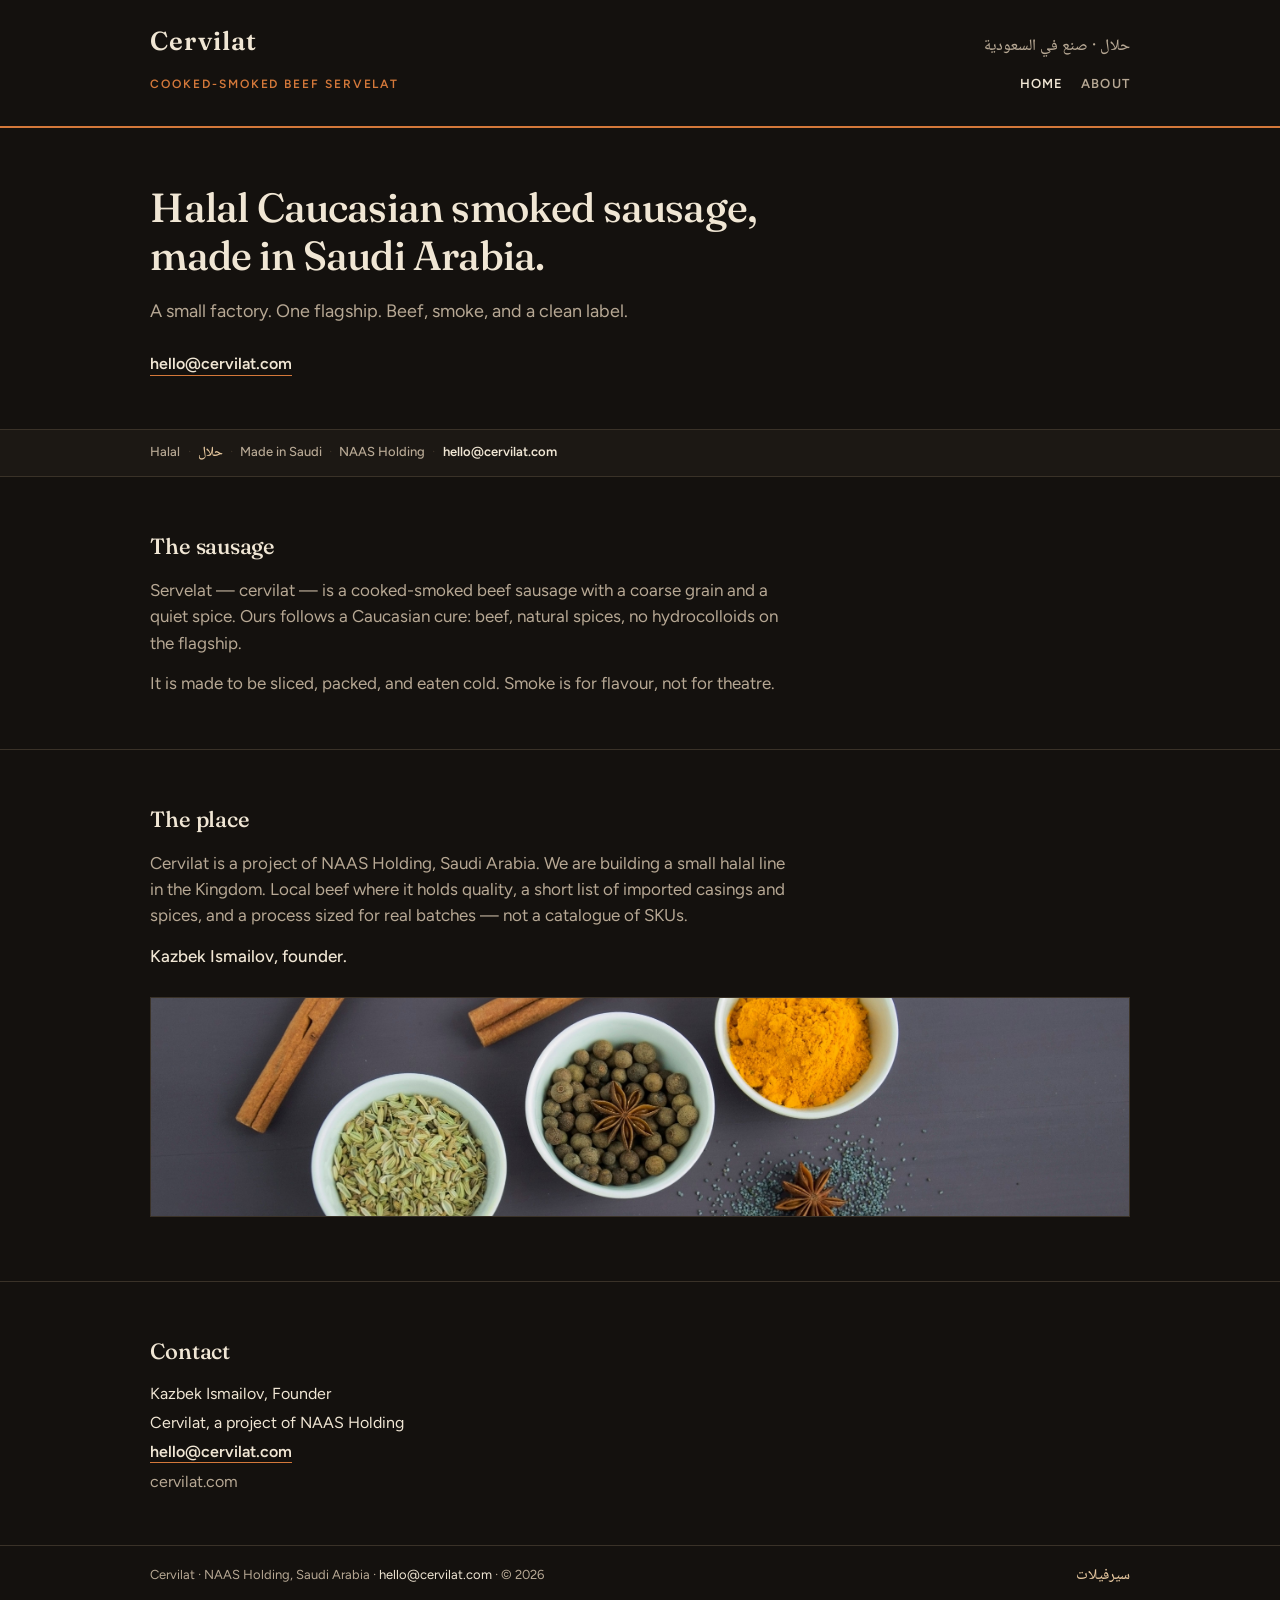
<file: index.html>
<!DOCTYPE html>
<html lang="en">
<head>
  <meta charset="utf-8" />
  <meta name="viewport" content="width=device-width, initial-scale=1" />
  <title>Cervilat — Halal Caucasian smoked sausage, made in Saudi Arabia</title>
  <meta name="description" content="Cervilat is a small factory in the Kingdom of Saudi Arabia making cooked-smoked beef servelat in the Caucasian tradition. A project of NAAS Holding. Halal. Clean label. hello@cervilat.com" />
  <link rel="canonical" href="https://cervilat.com/" />
  <meta property="og:type" content="website" />
  <meta property="og:url" content="https://cervilat.com/" />
  <meta property="og:title" content="Cervilat" />
  <meta property="og:description" content="Halal Caucasian smoked sausage, made in Saudi Arabia. A project of NAAS Holding." />
  <meta property="og:image" content="https://cervilat.com/images/spices.jpg" />
  <meta property="og:locale" content="en" />
  <meta name="twitter:card" content="summary_large_image" />
  <meta name="twitter:image" content="https://cervilat.com/images/spices.jpg" />
  <link rel="icon" href="/favicon.svg" type="image/svg+xml" />
  <link rel="preconnect" href="https://fonts.googleapis.com" />
  <link rel="preconnect" href="https://fonts.gstatic.com" crossorigin />
  <link href="https://fonts.googleapis.com/css2?family=Fraunces:opsz,wght@9..144,500;9..144,600&family=Figtree:wght@400;500;600&family=Noto+Naskh+Arabic:wght@500&display=swap" rel="stylesheet" />
  <link rel="stylesheet" href="/styles.css" />
</head>
<body>
  <a class="skip" href="#main">Skip to content</a>
  <header class="nameplate">
    <div class="wrap nameplate-row">
      <a class="brand" href="/">Cervilat</a>
      <p class="ar" lang="ar" dir="rtl">حلال · صنع في السعودية</p>
    </div>
    <div class="wrap nameplate-row">
      <p class="eyebrow">Cooked-smoked beef servelat</p>
      <nav class="mini-nav" aria-label="Site">
        <a href="/" aria-current="page">Home</a>
        <a href="/about">About</a>
      </nav>
    </div>
  </header>
  <div class="accent-bar" aria-hidden="true"></div>
  <main id="main">
    <section class="hero">
      <div class="wrap">
        <h1>Halal Caucasian smoked sausage,<br class="h1-break"> <span class="h1-keep">made in Saudi Arabia.</span></h1>
        <p class="lede">A small factory. One flagship. Beef, smoke, and a clean label.</p>
        <p class="mail"><a href="mailto:hello@cervilat.com">hello@cervilat.com</a></p>
      </div>
    </section>
    <div class="trust">
      <div class="wrap">
        <p>
          <span>Halal</span>
          <span class="dot" aria-hidden="true">·</span>
          <span lang="ar" dir="rtl">حلال</span>
          <span class="dot" aria-hidden="true">·</span>
          <span>Made in Saudi</span>
          <span class="dot" aria-hidden="true">·</span>
          <span>NAAS Holding</span>
          <span class="dot" aria-hidden="true">·</span>
          <a href="mailto:hello@cervilat.com">hello@cervilat.com</a>
        </p>
      </div>
    </div>
    <section class="block">
      <div class="wrap">
        <h2>The sausage</h2>
        <p>Servelat — cervilat — is a cooked-smoked beef sausage with a coarse grain and a quiet spice. Ours follows a Caucasian cure: beef, natural spices, no hydrocolloids on the flagship.</p>
        <p>It is made to be sliced, packed, and eaten cold. Smoke is for flavour, not for theatre.</p>
      </div>
    </section>
    <section class="block place">
      <div class="wrap">
        <h2>The place</h2>
        <p>Cervilat is a project of NAAS Holding, Saudi Arabia. We are building a small halal line in the Kingdom. Local beef where it holds quality, a short list of imported casings and spices, and a process sized for real batches — not a catalogue of SKUs.</p>
        <p class="founder">Kazbek Ismailov, founder.</p>
      </div>
      <figure class="spice-band wrap">
        <img src="/images/spices.jpg" alt="Black pepper, nutmeg, cardamom and coarse salt" width="1600" height="240" />
      </figure>
    </section>
    <section class="block contact">
      <div class="wrap">
        <h2>Contact</h2>
        <address class="vcard">
          <p>Kazbek Ismailov, Founder</p>
          <p>Cervilat, a project of NAAS Holding</p>
          <p><a href="mailto:hello@cervilat.com">hello@cervilat.com</a></p>
          <p>cervilat.com</p>
        </address>
      </div>
    </section>
  </main>
  <footer>
    <div class="wrap foot-inner">
      <p>Cervilat · NAAS Holding, Saudi Arabia · <a href="mailto:hello@cervilat.com">hello@cervilat.com</a> · © 2026</p>
      <p class="ar" lang="ar" dir="rtl">سيرفيلات</p>
    </div>
  </footer>
</body>
</html>
</file>
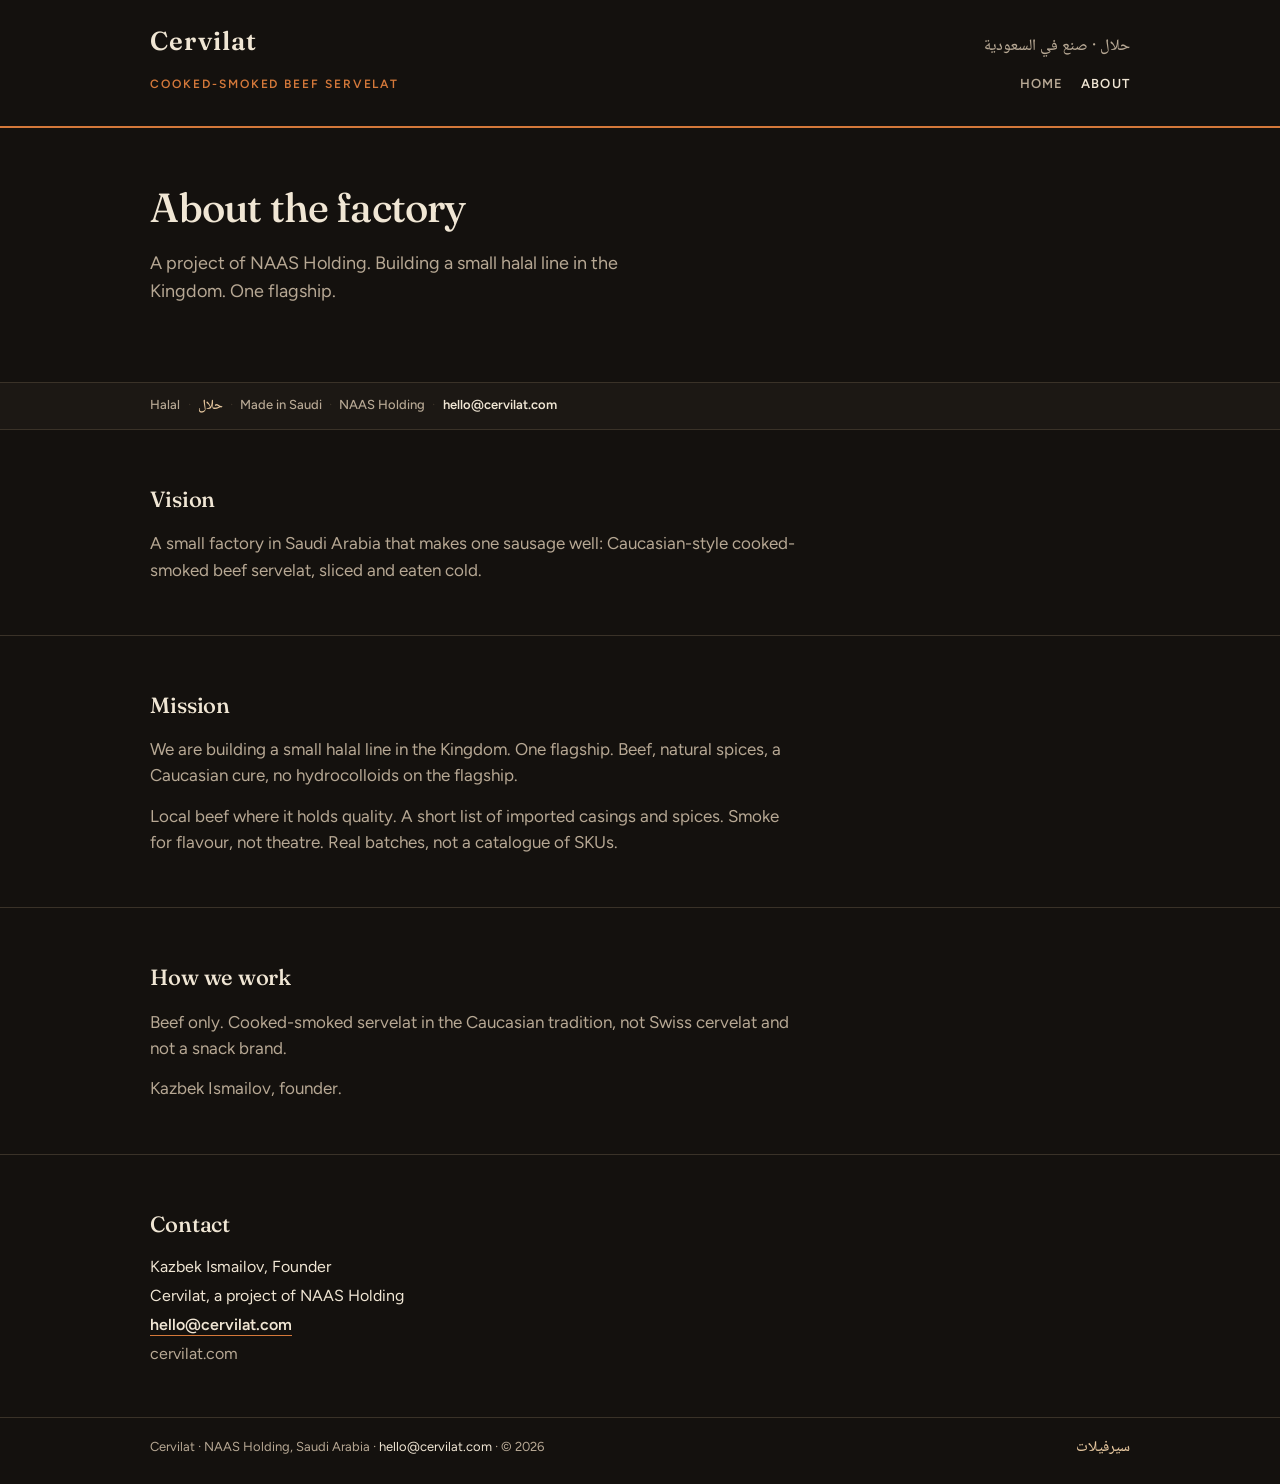
<file: about.html>
<!DOCTYPE html>
<html lang="en">
<head>
  <meta charset="utf-8" />
  <meta name="viewport" content="width=device-width, initial-scale=1" />
  <title>About — Cervilat</title>
  <meta name="description" content="Vision and mission of Cervilat: a small halal factory in Saudi Arabia making Caucasian cooked-smoked beef servelat. A project of NAAS Holding." />
  <link rel="canonical" href="https://cervilat.com/about" />
  <meta property="og:type" content="website" />
  <meta property="og:url" content="https://cervilat.com/about" />
  <meta property="og:title" content="About — Cervilat" />
  <meta property="og:description" content="A small factory in Saudi Arabia that makes one sausage well. Halal. Beef. Smoke." />
  <meta property="og:image" content="https://cervilat.com/images/spices.jpg" />
  <link rel="icon" href="/favicon.svg" type="image/svg+xml" />
  <link rel="preconnect" href="https://fonts.googleapis.com" />
  <link rel="preconnect" href="https://fonts.gstatic.com" crossorigin />
  <link href="https://fonts.googleapis.com/css2?family=Fraunces:opsz,wght@9..144,500;9..144,600&family=Figtree:wght@400;500;600&family=Noto+Naskh+Arabic:wght@500&display=swap" rel="stylesheet" />
  <link rel="stylesheet" href="/styles.css" />
</head>
<body>
  <a class="skip" href="#main">Skip to content</a>

  <header class="nameplate">
    <div class="wrap nameplate-row">
      <a class="brand" href="/">Cervilat</a>
      <p class="ar" lang="ar" dir="rtl">حلال · صنع في السعودية</p>
    </div>
    <div class="wrap nameplate-row">
      <p class="eyebrow">Cooked-smoked beef servelat</p>
      <nav class="mini-nav" aria-label="Site">
        <a href="/">Home</a>
        <a href="/about" aria-current="page">About</a>
      </nav>
    </div>
  </header>
  <div class="accent-bar" aria-hidden="true"></div>

  <main id="main">
    <section class="hero">
      <div class="wrap">
        <h1>About the factory</h1>
        <p class="lede">A project of NAAS Holding. Building a small halal line in the Kingdom. One flagship.</p>
      </div>
    </section>

    <div class="trust">
      <div class="wrap">
        <p>
          <span>Halal</span>
          <span class="dot" aria-hidden="true">·</span>
          <span lang="ar" dir="rtl">حلال</span>
          <span class="dot" aria-hidden="true">·</span>
          <span>Made in Saudi</span>
          <span class="dot" aria-hidden="true">·</span>
          <span>NAAS Holding</span>
          <span class="dot" aria-hidden="true">·</span>
          <a href="mailto:hello@cervilat.com">hello@cervilat.com</a>
        </p>
      </div>
    </div>

    <section class="block">
      <div class="wrap">
        <h2>Vision</h2>
        <p>A small factory in Saudi Arabia that makes one sausage well: Caucasian-style cooked-smoked beef servelat, sliced and eaten cold.</p>
      </div>
    </section>

    <section class="block">
      <div class="wrap">
        <h2>Mission</h2>
        <p>We are building a small halal line in the Kingdom. One flagship. Beef, natural spices, a Caucasian cure, no hydrocolloids on the flagship.</p>
        <p>Local beef where it holds quality. A short list of imported casings and spices. Smoke for flavour, not theatre. Real batches, not a catalogue of SKUs.</p>
      </div>
    </section>

    <section class="block">
      <div class="wrap">
        <h2>How we work</h2>
        <p>Beef only. Cooked-smoked servelat in the Caucasian tradition, not Swiss cervelat and not a snack brand.</p>
        <p>Kazbek Ismailov, founder.</p>
      </div>
    </section>

    <section class="block contact">
      <div class="wrap">
        <h2>Contact</h2>
        <address class="vcard">
          <p>Kazbek Ismailov, Founder</p>
          <p>Cervilat, a project of NAAS Holding</p>
          <p><a href="mailto:hello@cervilat.com">hello@cervilat.com</a></p>
          <p>cervilat.com</p>
        </address>
      </div>
    </section>
  </main>

  <footer>
    <div class="wrap foot-inner">
      <p>Cervilat · NAAS Holding, Saudi Arabia · <a href="mailto:hello@cervilat.com">hello@cervilat.com</a> · © 2026</p>
      <p class="ar" lang="ar" dir="rtl">سيرفيلات</p>
    </div>
  </footer>
</body>
</html>
</file>
<file: styles.css>
/* Cervilat — factory landing */
:root {
  --bg: #14110e;
  --bg-2: #1c1814;
  --cream: #f0e6d4;
  --muted: #b7a894;
  --line: #3a3228;
  --accent: #d4783a;
  --accent-2: #e8c9a0;
  --gutter: clamp(20px, 5.5vw, 72px);
  --measure: 38em;
}
* { box-sizing: border-box; }
html, body { margin: 0; padding: 0; }
html { scroll-behavior: smooth; }
body {
  background: var(--bg);
  color: var(--cream);
  font-family: Figtree, system-ui, sans-serif;
  font-size: 17px;
  line-height: 1.55;
  min-height: 100vh;
}
.skip { position: absolute; left: -999px; top: 0; }
.skip:focus {
  left: 16px; top: 16px; background: var(--cream); color: var(--bg);
  padding: 8px 12px; z-index: 10;
}
.wrap {
  width: 100%; max-width: 1120px; margin: 0 auto;
  padding-left: var(--gutter); padding-right: var(--gutter);
}
.nameplate { background: var(--bg); padding: 28px 0 18px; }
.nameplate-row {
  display: flex; justify-content: space-between; align-items: baseline;
  gap: 16px; margin-bottom: 14px;
}
.brand {
  font-family: Fraunces, Georgia, serif; font-size: 26px; font-weight: 600;
  letter-spacing: 0.04em; line-height: 1; color: var(--cream);
}
a.brand { color: inherit; text-decoration: none; }
.ar {
  font-family: "Noto Naskh Arabic", serif; color: var(--muted);
  font-size: 16px; margin: 0; font-weight: 500;
}
.eyebrow {
  color: var(--accent); text-transform: uppercase; letter-spacing: 0.16em;
  font-size: 12px; font-weight: 600; margin: 0;
}
.mini-nav { display: flex; gap: 18px; align-items: baseline; }
.mini-nav a {
  color: var(--muted); text-decoration: none; font-size: 13px; font-weight: 600;
  letter-spacing: 0.08em; text-transform: uppercase;
}
.mini-nav a:hover, .mini-nav a[aria-current="page"] { color: var(--cream); }
.accent-bar { height: 2.5px; background: var(--accent); }
.hero { padding: 48px 0 44px; }
h1 {
  font-family: Fraunces, Georgia, serif; font-weight: 500;
  font-size: clamp(1.625rem, 0.9rem + 2.05vw, 2.55rem);
  line-height: 1.18; margin: 0 0 18px; letter-spacing: -0.02em; max-width: 21em;
}
.h1-keep { white-space: nowrap; }
.lede { color: var(--muted); font-size: 18px; max-width: 28em; margin: 0 0 24px; }
.mail { margin: 0; }
.mail a {
  color: var(--cream); font-weight: 600; font-size: 16px; text-decoration: none;
  border-bottom: 1px solid var(--accent); padding-bottom: 2px;
}
.mail a:hover { color: var(--accent-2); }
.trust {
  background: var(--bg-2); border-top: 1px solid var(--line);
  border-bottom: 1px solid var(--line); padding: 12px 0;
}
.trust p {
  margin: 0; color: var(--muted); font-size: 13px; font-weight: 500;
  line-height: 1.5; display: flex; flex-wrap: wrap; align-items: baseline;
  column-gap: 0.55em; row-gap: 4px;
}
.trust .dot { color: var(--line); font-weight: 400; }
.trust [lang="ar"] {
  font-family: "Noto Naskh Arabic", serif; font-weight: 500;
  font-size: 14px; color: var(--accent-2);
}
.trust a { color: var(--cream); text-decoration: none; font-weight: 600; }
.trust a:hover { color: var(--accent-2); }
.block { padding: 52px 0; border-bottom: 1px solid var(--line); }
h2 {
  font-family: Fraunces, Georgia, serif; font-size: 22px; font-weight: 500;
  margin: 0 0 14px; letter-spacing: -0.01em;
}
.block p { margin: 0 0 14px; color: var(--muted); max-width: var(--measure); }
.block p:last-child { margin-bottom: 0; }
.place { padding-bottom: 44px; }
.spice-band { margin: 28px auto 20px; }
.spice-band img {
  display: block; width: 100%; height: 200px; object-fit: cover;
  object-position: 50% 42%; border: 1px solid var(--line);
}
.founder { color: var(--cream) !important; font-weight: 500; }
.contact { border-bottom: none; }
.vcard { margin: 0; font-style: normal; }
.vcard p {
  margin: 0 0 6px; color: var(--cream); max-width: none;
  font-size: 16px; line-height: 1.45;
}
.vcard p:last-child { margin-bottom: 0; color: var(--muted); }
.vcard a {
  color: var(--cream); font-weight: 600; text-decoration: none;
  border-bottom: 1px solid var(--accent); padding-bottom: 1px;
}
.vcard a:hover { color: var(--accent-2); }
footer {
  background: var(--bg); border-top: 1px solid var(--line);
  padding: 20px 0 24px; color: var(--muted); font-size: 13px;
}
.foot-inner {
  display: flex; justify-content: space-between; align-items: baseline;
  gap: 16px; flex-wrap: wrap;
}
footer p { margin: 0; line-height: 1.45; }
footer a { color: var(--cream); text-decoration: none; }
footer a:hover { color: var(--accent-2); }
footer .ar { color: var(--accent-2); font-size: 15px; }
@media (max-width: 640px) {
  .nameplate { padding: 20px 0 14px; }
  .brand { font-size: 22px; }
  .ar { font-size: 14px; }
  .hero { padding: 32px 0 28px; }
  .block { padding: 40px 0; }
  .place { padding-bottom: 36px; }
  .spice-band { margin: 22px auto 16px; }
  .spice-band img { height: 152px; }
  h1 { font-size: 1.5rem; max-width: none; }
  .h1-break { display: none; }
  .lede { font-size: 16px; }
}
@media (min-width: 900px) {
  .hero { padding: 56px 0 52px; }
  .spice-band img { height: 220px; }
}
@media (max-width: 360px) {
  .h1-keep { white-space: normal; }
}
</file>
